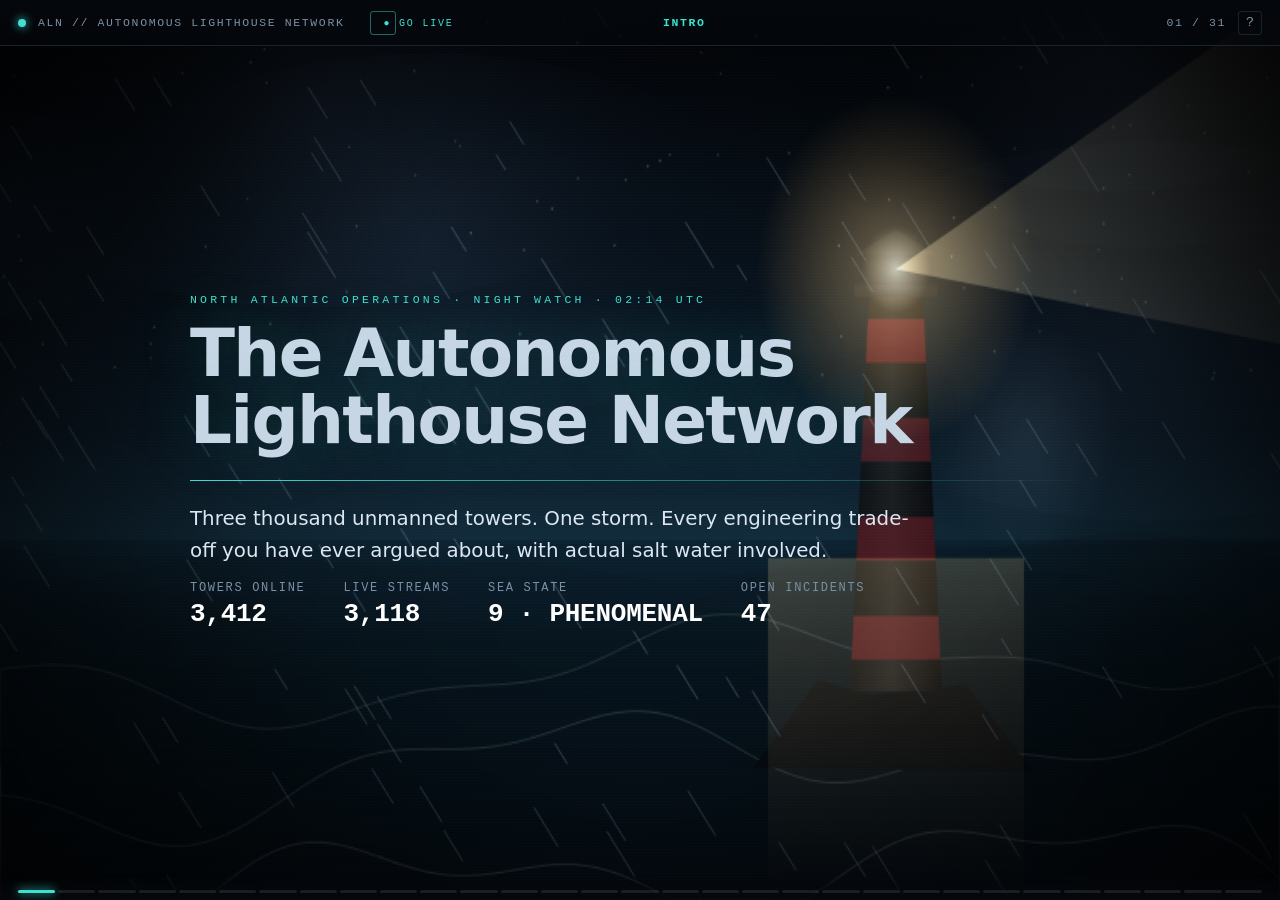
<file: index.html>
<!DOCTYPE html>
<html lang="en">
<head>
<meta charset="utf-8" />
<meta name="viewport" content="width=device-width, initial-scale=1" />
<title>Autonomous Lighthouse Network — Live Ops Briefing</title>
<link rel="stylesheet" href="styles.css" />
<link rel="icon" href="data:image/svg+xml,<svg xmlns='http://www.w3.org/2000/svg' viewBox='0 0 32 32'><text y='26' font-size='26'>%F0%9F%97%BC</text></svg>" />
</head>
<body>
  <canvas id="scene-bg" aria-hidden="true"></canvas>
  <div id="scanlines" aria-hidden="true"></div>
  <div id="vignette" aria-hidden="true"></div>

  <header id="hud">
    <div class="hud-left">
      <span class="dot" id="link-dot"></span>
      <span class="brand">ALN&nbsp;//&nbsp;AUTONOMOUS&nbsp;LIGHTHOUSE&nbsp;NETWORK</span>
      <span id="session-badge" class="session-badge hidden"></span>
    </div>
    <div class="hud-center" id="hud-section">BOOTING</div>
    <div class="hud-right">
      <span id="hud-score" class="score hidden">SCORE <b>0</b>/8</span>
      <span id="hud-count" class="count">00 / 00</span>
      <button id="help-btn" class="ghost-btn" title="Keyboard help (?)">?</button>
    </div>
  </header>

  <main id="stage" tabindex="-1"></main>

  <footer id="progress"><div id="progress-track"></div></footer>

  <div id="help" class="overlay hidden">
    <div class="overlay-card">
      <h2>Presenter Controls</h2>
      <p class="muted">Nothing in this deck advances on a timer. You drive every beat.</p>
      <table class="keys">
        <tr><td><kbd>→</kbd> <kbd>Space</kbd> <kbd>PgDn</kbd></td><td>Next step</td></tr>
        <tr><td><kbd>←</kbd> <kbd>PgUp</kbd></td><td>Previous step</td></tr>
        <tr><td><kbd>Home</kbd></td><td>Jump to intro</td></tr>
        <tr><td><kbd>End</kbd></td><td>Jump to the final game</td></tr>
        <tr><td><kbd>1</kbd>/<kbd>A</kbd> &nbsp; <kbd>2</kbd>/<kbd>B</kbd></td><td>Pick option A / B in a scenario</td></tr>
        <tr><td><kbd>0</kbd></td><td>Reset the scoreboard</td></tr>
        <tr><td><kbd>F</kbd></td><td>Toggle fullscreen</td></tr>
        <tr><td colspan="2" class="sep">Live session</td></tr>
        <tr><td><kbd>S</kbd></td><td>Show the join link and room code</td></tr>
        <tr><td><kbd>L</kbd></td><td>Reveal the names on the leaderboard on screen</td></tr>
        <tr><td colspan="2" class="sep">In the final game</td></tr>
        <tr><td><kbd>Enter</kbd> / <kbd>Esc</kbd></td><td>END ROUND — lock inputs, reveal final fidelity</td></tr>
        <tr><td><kbd>R</kbd></td><td>Reset for the next contestant (leaderboard is kept)</td></tr>
        <tr><td><kbd>C</kbd></td><td>Clear the leaderboard</td></tr>
        <tr><td><kbd>V</kbd></td><td>Toggle the pristine reference feed</td></tr>
        <tr><td><kbd>B</kbd></td><td>Toggle battery drain (safety valve for long sessions)</td></tr>
      </table>
      <p class="muted small">Press <kbd>?</kbd> or <kbd>Esc</kbd> to close.</p>
    </div>
  </div>

  <div id="join" class="overlay hidden"></div>
  <div id="session-panel" class="overlay hidden"></div>

  <script type="module" src="js/app.js"></script>
</body>
</html>
</file>
<file: styles.css>
:root{
  --bg:#05080d;
  --bg-2:#0a1119;
  --panel:rgba(12,20,29,.82);
  --panel-solid:#0c141d;
  --line:rgba(90,140,170,.22);
  --line-strong:rgba(90,180,210,.45);
  --txt:#c6d6e4;
  --txt-dim:#7b90a4;
  --cyan:#3fe0d0;
  --cyan-dim:#1c8a86;
  --amber:#ffb454;
  --red:#ff4d6a;
  --green:#5ce08a;
  --violet:#9b8cff;
  --mono:ui-monospace,"JetBrains Mono","SFMono-Regular",Consolas,"Liberation Mono",Menlo,monospace;
  --sans:"Inter","Segoe UI",system-ui,-apple-system,sans-serif;
  --hud-h:46px;
}

*{box-sizing:border-box}
html,body{height:100%}
body{
  margin:0;background:var(--bg);color:var(--txt);
  font-family:var(--sans);overflow:hidden;
  -webkit-font-smoothing:antialiased;
}

/* ---------- ambient layers ---------- */
#scene-bg{position:fixed;inset:0;width:100%;height:100%;z-index:0;opacity:.16;transition:opacity .9s ease;pointer-events:none}
body.cinematic #scene-bg{opacity:1}
body.game-mode #scene-bg{opacity:0}
#scanlines{position:fixed;inset:0;z-index:1;pointer-events:none;opacity:.35;
  background:repeating-linear-gradient(to bottom,rgba(255,255,255,.025) 0 1px,transparent 1px 3px)}
#vignette{position:fixed;inset:0;z-index:1;pointer-events:none;
  background:radial-gradient(ellipse at center,transparent 45%,rgba(0,0,0,.75) 100%)}

/* ---------- HUD ---------- */
#hud{
  position:fixed;top:0;left:0;right:0;height:var(--hud-h);z-index:20;
  display:flex;align-items:center;justify-content:space-between;gap:16px;
  padding:0 18px;font-family:var(--mono);font-size:11.5px;letter-spacing:.14em;
  background:linear-gradient(to bottom,rgba(5,8,13,.94),rgba(5,8,13,.55));
  border-bottom:1px solid var(--line);text-transform:uppercase;
}
.hud-left,.hud-right{display:flex;align-items:center;gap:12px;min-width:290px}
.hud-right{justify-content:flex-end}
.brand{color:var(--txt-dim)}
.hud-center{color:var(--cyan);font-weight:600;text-shadow:0 0 18px rgba(63,224,208,.35);text-align:center;flex:1}
.dot{width:8px;height:8px;border-radius:50%;background:var(--cyan);box-shadow:0 0 10px var(--cyan);animation:pulse 2.4s infinite}
@keyframes pulse{0%,100%{opacity:1}50%{opacity:.25}}
.count{color:var(--txt-dim)}
.score{color:var(--amber);border:1px solid rgba(255,180,84,.4);padding:3px 9px;border-radius:3px;background:rgba(255,180,84,.07)}
.score b{color:#fff;font-size:13px}
.score.bump{animation:bump .45s ease}
@keyframes bump{50%{transform:scale(1.18);box-shadow:0 0 22px rgba(255,180,84,.5)}}
.ghost-btn{background:transparent;border:1px solid var(--line);color:var(--txt-dim);
  font-family:var(--mono);width:24px;height:24px;border-radius:3px;cursor:pointer}
.ghost-btn:hover{color:var(--cyan);border-color:var(--line-strong)}

/* ---------- progress ---------- */
#progress{position:fixed;bottom:0;left:0;right:0;height:26px;z-index:20;display:flex;align-items:flex-end;
  padding:0 18px 7px;background:linear-gradient(to top,rgba(5,8,13,.92),transparent)}
#progress-track{display:flex;gap:3px;width:100%;height:3px}
#progress-track i{flex:1;background:rgba(255,255,255,.09);border-radius:2px;transition:background .35s,box-shadow .35s}
#progress-track i.done{background:var(--cyan-dim)}
#progress-track i.now{background:var(--cyan);box-shadow:0 0 10px var(--cyan)}
#progress-track i.sep{flex:0 0 2px;background:rgba(255,255,255,.28)}

/* ---------- stage ---------- */
#stage{position:relative;z-index:5;height:100%;padding:calc(var(--hud-h) + 20px) 40px 44px;
  display:flex;align-items:center;justify-content:center;outline:none}
.slide{width:100%;max-width:1180px;max-height:100%;animation:slideIn .45s cubic-bezier(.2,.8,.2,1)}
@keyframes slideIn{from{opacity:0;transform:translateY(14px)}to{opacity:1;transform:none}}
.kicker{font-family:var(--mono);font-size:11.5px;letter-spacing:.28em;color:var(--cyan);text-transform:uppercase;margin-bottom:14px}
.kicker.amber{color:var(--amber)}
h1{font-size:clamp(34px,5.2vw,66px);line-height:1.02;margin:0 0 18px;letter-spacing:-.025em;font-weight:800}
h2{font-size:clamp(26px,3.6vw,44px);line-height:1.08;margin:0 0 20px;letter-spacing:-.02em;font-weight:750}
h3{font-size:17px;margin:0 0 10px;letter-spacing:-.01em}
p{line-height:1.62;color:var(--txt);margin:0 0 14px}
.lead{font-size:clamp(16px,1.55vw,21px);color:#dbe7f2;max-width:58ch}
.muted{color:var(--txt-dim)}
.small{font-size:13px}
.mono{font-family:var(--mono)}
.cy{color:var(--cyan)}.am{color:var(--amber)}.rd{color:var(--red)}.gr{color:var(--green)}.vi{color:var(--violet)}

/* ---------- title / cinematic slides ---------- */
.slide.title{text-align:left;max-width:900px}
.slide.title h1{text-shadow:0 0 60px rgba(63,224,208,.25)}
.title-rule{height:1px;background:linear-gradient(to right,var(--cyan),transparent);margin:26px 0 22px}
.stat-row{display:flex;gap:38px;flex-wrap:wrap;font-family:var(--mono);font-size:12px;letter-spacing:.14em;text-transform:uppercase;color:var(--txt-dim)}
.stat-row b{display:block;font-size:26px;color:#fff;letter-spacing:-.01em;margin-top:4px}

/* ---------- content slides ---------- */
.grid{display:grid;grid-template-columns:1.05fr .95fr;gap:38px;align-items:center}
.grid.one{grid-template-columns:1fr}
ul.bullets{list-style:none;padding:0;margin:0}
ul.bullets li{position:relative;padding:0 0 0 26px;margin-bottom:15px;line-height:1.55;font-size:clamp(14px,1.25vw,17px)}
ul.bullets li::before{content:"▸";position:absolute;left:0;top:0;color:var(--cyan);font-size:14px}
ul.bullets li b{color:#fff}
.panel{background:var(--panel);border:1px solid var(--line);border-radius:10px;padding:20px 22px;
  backdrop-filter:blur(7px);box-shadow:0 20px 60px rgba(0,0,0,.5)}
.panel .panel-title{font-family:var(--mono);font-size:10.5px;letter-spacing:.24em;color:var(--txt-dim);
  text-transform:uppercase;margin-bottom:14px;display:flex;justify-content:space-between}
.takeaway{margin-top:22px;border-left:3px solid var(--amber);background:rgba(255,180,84,.07);
  padding:12px 16px;border-radius:0 8px 8px 0;font-size:15px}
.takeaway b{color:var(--amber);font-family:var(--mono);font-size:11px;letter-spacing:.2em;display:block;margin-bottom:4px}
figure{margin:0}
figure svg{width:100%;height:auto;display:block}
.chips{display:flex;gap:8px;flex-wrap:wrap;font-family:var(--mono);font-size:11px;letter-spacing:.1em}
.chip{border:1px solid var(--line);border-radius:100px;padding:4px 11px;color:var(--txt-dim)}
.chip.on{border-color:var(--cyan);color:var(--cyan);background:rgba(63,224,208,.08)}

/* ---------- agenda ---------- */
.agenda{display:grid;grid-template-columns:repeat(3,1fr);gap:16px;margin-top:10px}
.agenda .card{border:1px solid var(--line);border-radius:10px;padding:18px;background:var(--panel)}
.agenda .card span{font-family:var(--mono);font-size:11px;color:var(--cyan);letter-spacing:.2em}
.agenda .card h3{margin:10px 0 6px;font-size:19px}
.agenda .card p{font-size:13.5px;color:var(--txt-dim);margin:0}

/* ---------- scenarios ---------- */
.scenario{max-width:1080px;width:100%}
.scenario .sid{font-family:var(--mono);font-size:11px;letter-spacing:.26em;color:var(--amber);text-transform:uppercase}
.scenario h2{margin:10px 0 16px}
.story{font-size:clamp(15px,1.45vw,19px);line-height:1.7;color:#dae6f1;max-width:70ch;
  border-left:2px solid var(--line-strong);padding-left:18px;margin-bottom:26px}
.telemetry{display:flex;gap:22px;flex-wrap:wrap;font-family:var(--mono);font-size:11px;
  letter-spacing:.12em;text-transform:uppercase;color:var(--txt-dim);margin-bottom:24px}
.telemetry span b{color:var(--red);margin-left:6px}
.options{display:grid;grid-template-columns:1fr 1fr;gap:18px}
.opt{position:relative;text-align:left;cursor:pointer;padding:20px 22px 20px 58px;border-radius:10px;
  border:1px solid var(--line);background:var(--panel);color:var(--txt);font:inherit;font-size:16px;
  line-height:1.45;transition:.18s;backdrop-filter:blur(6px)}
.opt:hover:not(:disabled){border-color:var(--line-strong);transform:translateY(-2px);background:rgba(20,34,48,.9)}
.opt:disabled{cursor:default}
.opt .key{position:absolute;left:18px;top:18px;width:26px;height:26px;border-radius:5px;display:grid;place-items:center;
  border:1px solid var(--line);font-family:var(--mono);font-size:12px;color:var(--txt-dim)}
.opt.correct{border-color:var(--green);background:rgba(92,224,138,.1);box-shadow:0 0 34px rgba(92,224,138,.14)}
.opt.correct .key{border-color:var(--green);color:var(--green)}
.opt.wrong{border-color:var(--red);background:rgba(255,77,106,.09)}
.opt.wrong .key{border-color:var(--red);color:var(--red)}
.opt.dim{opacity:.42}
.verdict{margin-top:24px;border:1px solid var(--line);border-left:3px solid var(--cyan);border-radius:0 10px 10px 0;
  padding:18px 22px;background:var(--panel);animation:slideIn .35s ease}
.verdict .tag{font-family:var(--mono);font-size:11px;letter-spacing:.24em;text-transform:uppercase;margin-bottom:8px}
.verdict.hit{border-left-color:var(--green)}
.verdict.hit .tag{color:var(--green)}
.verdict.miss{border-left-color:var(--red)}
.verdict.miss .tag{color:var(--red)}
.verdict .lesson{margin-top:12px;padding-top:12px;border-top:1px dashed var(--line);font-size:15px}
.verdict .lesson b{color:var(--amber);font-family:var(--mono);font-size:11px;letter-spacing:.2em;display:block;margin-bottom:5px}
.nudge{margin-top:16px;font-family:var(--mono);font-size:11px;letter-spacing:.18em;color:var(--txt-dim);text-transform:uppercase}
.nudge.hidden{visibility:hidden}

/* ---------- scoreboard slide ---------- */
.tally{display:flex;gap:10px;margin:22px 0}
.tally i{width:38px;height:6px;border-radius:3px;background:rgba(255,255,255,.1)}
.tally i.ok{background:var(--green);box-shadow:0 0 10px rgba(92,224,138,.55)}
.tally i.no{background:var(--red)}

/* ---------- game ---------- */
.game{width:100%;max-width:1620px;height:100%;display:grid;
  grid-template-columns:minmax(0,1fr) 372px;grid-template-rows:auto minmax(0,1fr);gap:14px}
.game-metrics{grid-column:1/-1;display:grid;grid-template-columns:1.5fr repeat(5,1fr);gap:10px}
.metric{border:1px solid var(--line);border-radius:8px;padding:9px 13px;background:var(--panel)}
.metric.score{border-color:rgba(63,224,208,.45);background:linear-gradient(180deg,rgba(63,224,208,.10),rgba(63,224,208,.02))}
.metric.score .val{font-size:30px;color:#eafffb}
.metric.score .lbl{color:var(--cyan)}
.metric.score .spark{display:block;width:100%;height:34px;margin-top:6px}
.metric.score .scorebest{font-family:var(--mono);font-size:9.5px;letter-spacing:.18em;
  color:var(--txt-dim);text-transform:uppercase;margin-top:6px}
.metric.score .scorebest b{color:var(--amber)}
.metric.score .scorebest b.up{color:var(--green)}
.metric.score .scorebest b.down{color:var(--red)}
.metric.score .scorebest b.flat{color:var(--txt-dim)}
/* while a reading is still being earned the number is meaningless — say so */
.metric.score.measuring{border-color:rgba(155,140,255,.5);
  background:linear-gradient(180deg,rgba(155,140,255,.10),rgba(155,140,255,.02))}
.metric.score.measuring .lbl{color:var(--violet)}
.metric.score.measuring .val{color:var(--txt-dim)}
.metric.score.measuring .bar i{background:var(--violet)}
.metric.score.settled .val{text-shadow:0 0 26px rgba(63,224,208,.5)}
.metric.score.locked{border-color:rgba(255,180,84,.6)}
.metric .lbl{font-family:var(--mono);font-size:9.5px;letter-spacing:.2em;color:var(--txt-dim);text-transform:uppercase;display:flex;justify-content:space-between}
.metric .val{font-family:var(--mono);font-size:22px;font-weight:600;color:#fff;line-height:1.25}
.metric .val small{font-size:12px;color:var(--txt-dim)}
.bar{height:4px;border-radius:3px;background:rgba(255,255,255,.09);overflow:hidden;margin-top:6px}
.bar i{display:block;height:100%;width:0;background:var(--cyan);transition:width .1s linear}
.metric.warn{border-color:rgba(255,180,84,.55)}
.metric.warn .bar i{background:var(--amber)}
.metric.crit{border-color:var(--red);animation:critPulse 1s infinite}
.metric.crit .bar i{background:var(--red)}
.metric.crit .val{color:var(--red)}
@keyframes critPulse{50%{box-shadow:0 0 26px rgba(255,77,106,.3)}}

.viewports{display:grid;grid-template-columns:1fr;gap:12px;min-height:0;align-content:center}
.viewports.dual{grid-template-columns:1fr 1fr}
.vp{position:relative;border:1px solid var(--line);border-radius:10px;overflow:hidden;background:#000;min-height:0;
  aspect-ratio:16/9;max-height:100%;margin:0 auto;width:100%;
  display:flex;align-items:center;justify-content:center}
.vp canvas{width:100%;height:100%;object-fit:contain;display:block;image-rendering:pixelated}
.vp .tag{position:absolute;top:9px;left:11px;font-family:var(--mono);font-size:10px;letter-spacing:.2em;
  text-transform:uppercase;color:var(--txt-dim);background:rgba(0,0,0,.6);padding:3px 8px;border-radius:3px;z-index:2}
.vp.live .tag{color:var(--red)}
.vp .wx{position:absolute;top:9px;right:11px;font-family:var(--mono);font-size:10px;letter-spacing:.14em;
  color:var(--txt-dim);background:rgba(0,0,0,.6);padding:3px 8px;border-radius:3px;text-align:right;z-index:2}
.vp .wx b{color:var(--amber)}
.vp .wx.fidbreak{top:auto;bottom:9px;left:11px;right:11px;text-align:center}
.vp .wx.fidbreak b{color:var(--cyan)}
.vp .alert{position:absolute;left:50%;top:50%;transform:translate(-50%,-50%);font-family:var(--mono);
  font-size:15px;letter-spacing:.26em;color:var(--red);background:rgba(0,0,0,.72);border:1px solid var(--red);
  padding:9px 18px;border-radius:4px;z-index:3;display:none;text-align:center}
.vp .alert.show{display:block;animation:pulse 1.1s infinite}

.dash{border:1px solid var(--line);border-radius:10px;background:var(--panel);padding:0;overflow-y:auto;min-height:0}
.dash::-webkit-scrollbar{width:8px}
.dash::-webkit-scrollbar-thumb{background:rgba(120,170,200,.25);border-radius:4px}
.dash-head{position:sticky;top:0;z-index:2;background:var(--panel-solid);border-bottom:1px solid var(--line);
  padding:11px 15px;font-family:var(--mono);font-size:10px;letter-spacing:.22em;color:var(--cyan);text-transform:uppercase;
  display:flex;justify-content:space-between;align-items:center}
.dash-group{padding:12px 15px 6px;border-bottom:1px solid var(--line)}
.dash-group > h4{margin:0 0 11px;font-family:var(--mono);font-size:9.5px;letter-spacing:.24em;
  color:var(--amber);text-transform:uppercase;font-weight:600}
.ctl{margin-bottom:13px}
.ctl label{display:flex;justify-content:space-between;align-items:baseline;gap:8px;
  font-size:12px;color:var(--txt);margin-bottom:5px}
.ctl label .v{font-family:var(--mono);font-size:11px;color:var(--cyan)}
.ctl .hint{font-size:10.5px;color:var(--txt-dim);line-height:1.35;margin-top:4px}
.ctl select{width:100%;background:#0a121b;color:var(--txt);border:1px solid var(--line);border-radius:5px;
  padding:6px 8px;font-family:var(--mono);font-size:11.5px}
.ctl select:focus,.ctl input:focus{outline:1px solid var(--cyan);outline-offset:1px}
.ctl input[type=range]{width:100%;-webkit-appearance:none;appearance:none;height:4px;border-radius:3px;
  background:rgba(255,255,255,.13);margin:6px 0 0}
.ctl input[type=range]::-webkit-slider-thumb{-webkit-appearance:none;width:13px;height:13px;border-radius:50%;
  background:var(--cyan);cursor:pointer;box-shadow:0 0 8px rgba(63,224,208,.6)}
.ctl input[type=range]::-moz-range-thumb{width:13px;height:13px;border:0;border-radius:50%;background:var(--cyan);cursor:pointer}
.toggle{display:flex;align-items:center;justify-content:space-between;gap:10px;cursor:pointer;font-size:12px}
.toggle input{appearance:none;-webkit-appearance:none;width:34px;height:18px;border-radius:10px;
  background:rgba(255,255,255,.13);position:relative;cursor:pointer;transition:.18s;flex:0 0 auto;margin:0}
.toggle input::after{content:"";position:absolute;top:2px;left:2px;width:14px;height:14px;border-radius:50%;
  background:#67788a;transition:.18s}
.toggle input:checked{background:rgba(63,224,208,.28)}
.toggle input:checked::after{transform:translateX(16px);background:var(--cyan)}
.dash.locked{opacity:.55;pointer-events:none;filter:grayscale(.5)}

.final{position:fixed;inset:0;z-index:40;display:grid;place-items:center;background:rgba(3,6,10,.9);
  backdrop-filter:blur(9px);animation:slideIn .5s ease}
.final .card{text-align:center;border:1px solid var(--line-strong);border-radius:16px;padding:44px 76px;
  background:var(--panel-solid);box-shadow:0 0 130px rgba(63,224,208,.16)}
.final .lbl{font-family:var(--mono);font-size:12px;letter-spacing:.34em;color:var(--txt-dim);text-transform:uppercase}
.final .big{font-family:var(--mono);font-size:clamp(72px,13vw,164px);font-weight:800;line-height:1;color:var(--cyan);
  text-shadow:0 0 70px rgba(63,224,208,.45);margin:12px 0}
.final .grade{font-family:var(--mono);font-size:19px;letter-spacing:.24em;color:var(--amber);text-transform:uppercase}
.final .sub{margin-top:22px;font-family:var(--mono);font-size:11.5px;letter-spacing:.14em;color:var(--txt-dim);
  display:flex;gap:26px;justify-content:center;flex-wrap:wrap}
.final .sub b{color:#fff}
.final .card{max-height:92vh;overflow-y:auto}
.final .big{margin:8px 0}

.namer{margin-top:20px;display:flex;gap:10px;align-items:center;justify-content:center}
.namer label{font-family:var(--mono);font-size:10px;letter-spacing:.24em;color:var(--txt-dim)}
.namer input{font-family:var(--mono);font-size:13px;letter-spacing:.1em;color:#fff;text-align:center;
  background:#0b1420;border:1px solid var(--line-strong);border-radius:6px;padding:7px 12px;min-width:220px}
.namer input:focus{outline:none;border-color:var(--cyan);box-shadow:0 0 0 3px rgba(63,224,208,.14)}

.board{margin-top:22px;text-align:left}
.board-empty{font-family:var(--mono);font-size:11px;letter-spacing:.1em;color:var(--txt-dim);text-align:center}
.board-title{font-family:var(--mono);font-size:10px;letter-spacing:.26em;color:var(--cyan);
  text-align:center;margin-bottom:10px}
.board-list{list-style:none;margin:0 auto;padding:0;max-height:34vh;overflow-y:auto;width:100%}
.board-list li{display:grid;grid-template-columns:34px minmax(0,1fr) 82px 186px;gap:12px;align-items:center;
  width:100%;box-sizing:border-box;
  font-family:var(--mono);font-size:13px;padding:8px 12px;border-radius:6px;
  border:1px solid transparent;color:var(--txt-dim)}
.board-list li+li{margin-top:4px}
.board-list li.crown{background:rgba(255,180,84,.10);border-color:rgba(255,180,84,.35)}
.board-list li.mine{background:rgba(63,224,208,.10);border-color:rgba(63,224,208,.45);color:var(--txt)}
.board-list .rank{color:var(--txt-dim);text-align:right}
.board-list li.crown .rank{color:var(--amber)}
.board-list .who{color:#fff;overflow:hidden;text-overflow:ellipsis;white-space:nowrap;text-align:left}
.board-list .pts{color:var(--cyan);font-weight:600;text-align:right}
.board-list li.crown .pts{color:var(--amber)}
.board-list .tag2{font-size:9.5px;letter-spacing:.16em;color:var(--txt-dim);text-align:right;
  overflow:hidden;text-overflow:ellipsis;white-space:nowrap}

/* ---------- overlay ---------- */
.overlay{position:fixed;inset:0;z-index:60;display:grid;place-items:center;background:rgba(3,6,10,.86);backdrop-filter:blur(6px)}
.overlay.hidden{display:none}
.overlay-card{background:var(--panel-solid);border:1px solid var(--line-strong);border-radius:12px;padding:30px 38px;max-width:620px}
.overlay-card h2{font-size:26px;margin-bottom:8px}
table.keys{width:100%;border-collapse:collapse;margin-top:16px;font-size:13.5px}
table.keys td{padding:7px 0;border-bottom:1px solid var(--line);color:var(--txt-dim)}
table.keys td:last-child{text-align:right;color:var(--txt)}
table.keys td.sep{text-align:center;color:var(--amber);font-family:var(--mono);font-size:10px;letter-spacing:.24em;
  text-transform:uppercase;padding-top:18px;border-bottom:0}
kbd{font-family:var(--mono);font-size:11px;background:#0d1620;border:1px solid var(--line);
  border-bottom-width:2px;border-radius:4px;padding:2px 6px;color:var(--txt)}
.hidden{display:none !important}

@media (max-width:1280px){
  .game{grid-template-columns:minmax(0,1fr) 320px}
  .viewports.dual{grid-template-columns:1fr}
  .game-metrics{grid-template-columns:1.4fr repeat(3,1fr)}
  .metric.score{grid-row:span 2}
}
@media (max-width:900px){
  #stage{padding:calc(var(--hud-h) + 12px) 18px 40px}
  .grid{grid-template-columns:1fr;gap:20px}
  .options{grid-template-columns:1fr}
  .agenda{grid-template-columns:1fr}
  .game{grid-template-columns:1fr;grid-template-rows:auto auto auto}
  .game-metrics{grid-template-columns:repeat(2,1fr)}
  .metric.score{grid-column:1/-1;grid-row:auto}
}

/* ------------------------------------------------------- live session */

.session-badge{display:inline-flex;align-items:center;gap:9px;margin-left:14px;
  padding:3px 10px;border:1px solid var(--line);border-radius:999px;
  font-family:var(--mono);font-size:10px;letter-spacing:.2em;color:var(--txt-dim)}
.session-badge.hidden{display:none}
.session-badge.offer{border:0;padding:0}
.session-badge.live{border-color:rgba(63,224,208,.45);color:var(--cyan)}
.session-badge.down{border-color:rgba(255,92,92,.45);color:#ff8a8a}
.sb-dot{width:7px;height:7px;border-radius:50%;background:currentColor;
  box-shadow:0 0 8px currentColor}
.session-badge.live .sb-dot{animation:sb-pulse 2.4s ease-in-out infinite}
@keyframes sb-pulse{0%,100%{opacity:1}50%{opacity:.35}}
.sb-room{color:#fff;letter-spacing:.3em;font-weight:600}
.sb-n{color:var(--txt-dim)}
.session-badge .ghost-btn{padding:2px 9px;font-size:9.5px}

.sess-card{text-align:center;max-width:720px}
.sess-room{color:var(--amber);letter-spacing:.34em}
.sess-url{margin:22px 0 18px;padding:16px 20px;border:1px solid var(--line-strong);
  border-radius:10px;background:rgba(63,224,208,.06);font-family:var(--mono);
  font-size:22px;letter-spacing:.04em;color:var(--cyan);word-break:break-all}
.sess-actions{display:flex;align-items:center;justify-content:center;gap:18px;margin-bottom:16px}

.join-card{text-align:center;max-width:560px}
.join-card form{display:flex;gap:10px;justify-content:center;margin:22px 0 10px}
.join-card input{flex:1;max-width:300px;background:rgba(255,255,255,.05);
  border:1px solid var(--line-strong);border-radius:8px;padding:12px 14px;
  color:#fff;font-family:var(--mono);font-size:15px;letter-spacing:.06em}
.join-card input:focus{outline:0;border-color:var(--cyan)}
.cta{background:var(--cyan);border:0;border-radius:8px;padding:12px 20px;
  color:#032;font-family:var(--mono);font-size:11px;letter-spacing:.2em;font-weight:700;cursor:pointer}
.cta:hover{filter:brightness(1.12)}

/* masked leaderboard rows */
.board-n{margin-left:10px;color:var(--txt-dim);letter-spacing:.16em}
.board-hush{margin-top:12px;font-family:var(--mono);font-size:10px;
  letter-spacing:.2em;color:var(--amber);text-align:center;opacity:.85}
.board-list li.hush .who{color:var(--txt-dim);letter-spacing:.08em}
.board-list li.split{margin-top:12px;position:relative}
.board-list li.split::before{content:'· · ·';position:absolute;top:-13px;left:0;right:0;
  text-align:center;color:var(--txt-dim);font-size:9px;letter-spacing:.4em}
.board-list .who em{font-style:normal;margin-left:9px;font-size:9px;letter-spacing:.18em;
  color:var(--cyan);border:1px solid rgba(63,224,208,.4);border-radius:3px;padding:1px 5px}
.board.revealed .board-list li.crown .who{color:var(--amber)}
.board-slide .board{margin-top:26px;max-width:820px;margin-left:auto;margin-right:auto}
.board-host{width:100%}

/* guests do not drive the deck, so the presenter-only affordances go away */
body.is-guest #progress-track{pointer-events:none;opacity:.5}

/* the room badge lengthens the left cluster, so let the HUD give way gracefully */
.hud-left{min-width:0;flex:0 1 auto}
.hud-left .brand{overflow:hidden;text-overflow:ellipsis;white-space:nowrap}
.hud-center{min-width:0;overflow:hidden;text-overflow:ellipsis;white-space:nowrap}
@media (max-width:1100px){ .hud-left .brand{display:none} }

.err-code{font-family:var(--mono);font-size:11px;letter-spacing:.08em;color:#ff8a8a;
  background:rgba(255,92,92,.08);border:1px solid rgba(255,92,92,.3);border-radius:6px;
  padding:7px 12px;margin:14px auto;display:inline-block;word-break:break-all;max-width:100%}

.session-badge .ghost-btn{white-space:nowrap;line-height:1.6}
.session-badge.offer .ghost-btn{padding:4px 12px;font-size:10px;letter-spacing:.18em;
  border-color:rgba(63,224,208,.45);color:var(--cyan)}
.session-badge.offer .ghost-btn:hover{background:rgba(63,224,208,.12)}

.sess-url.bad{border-color:rgba(255,180,84,.5);background:rgba(255,180,84,.07);color:#ffd9a0;
  text-decoration:line-through;text-decoration-color:rgba(255,180,84,.5)}
.sess-warn{display:flex;flex-direction:column;gap:9px;text-align:left;margin:0 0 18px;
  padding:15px 18px;border:1px solid rgba(255,180,84,.45);border-radius:9px;
  background:rgba(255,180,84,.08);color:#ffd9a0;font-size:13.5px;line-height:1.55}
.sess-warn b{color:#ffb454;font-family:var(--mono);font-size:12px;letter-spacing:.14em}

.sess-actions .ghost-btn{white-space:nowrap}
</file>
